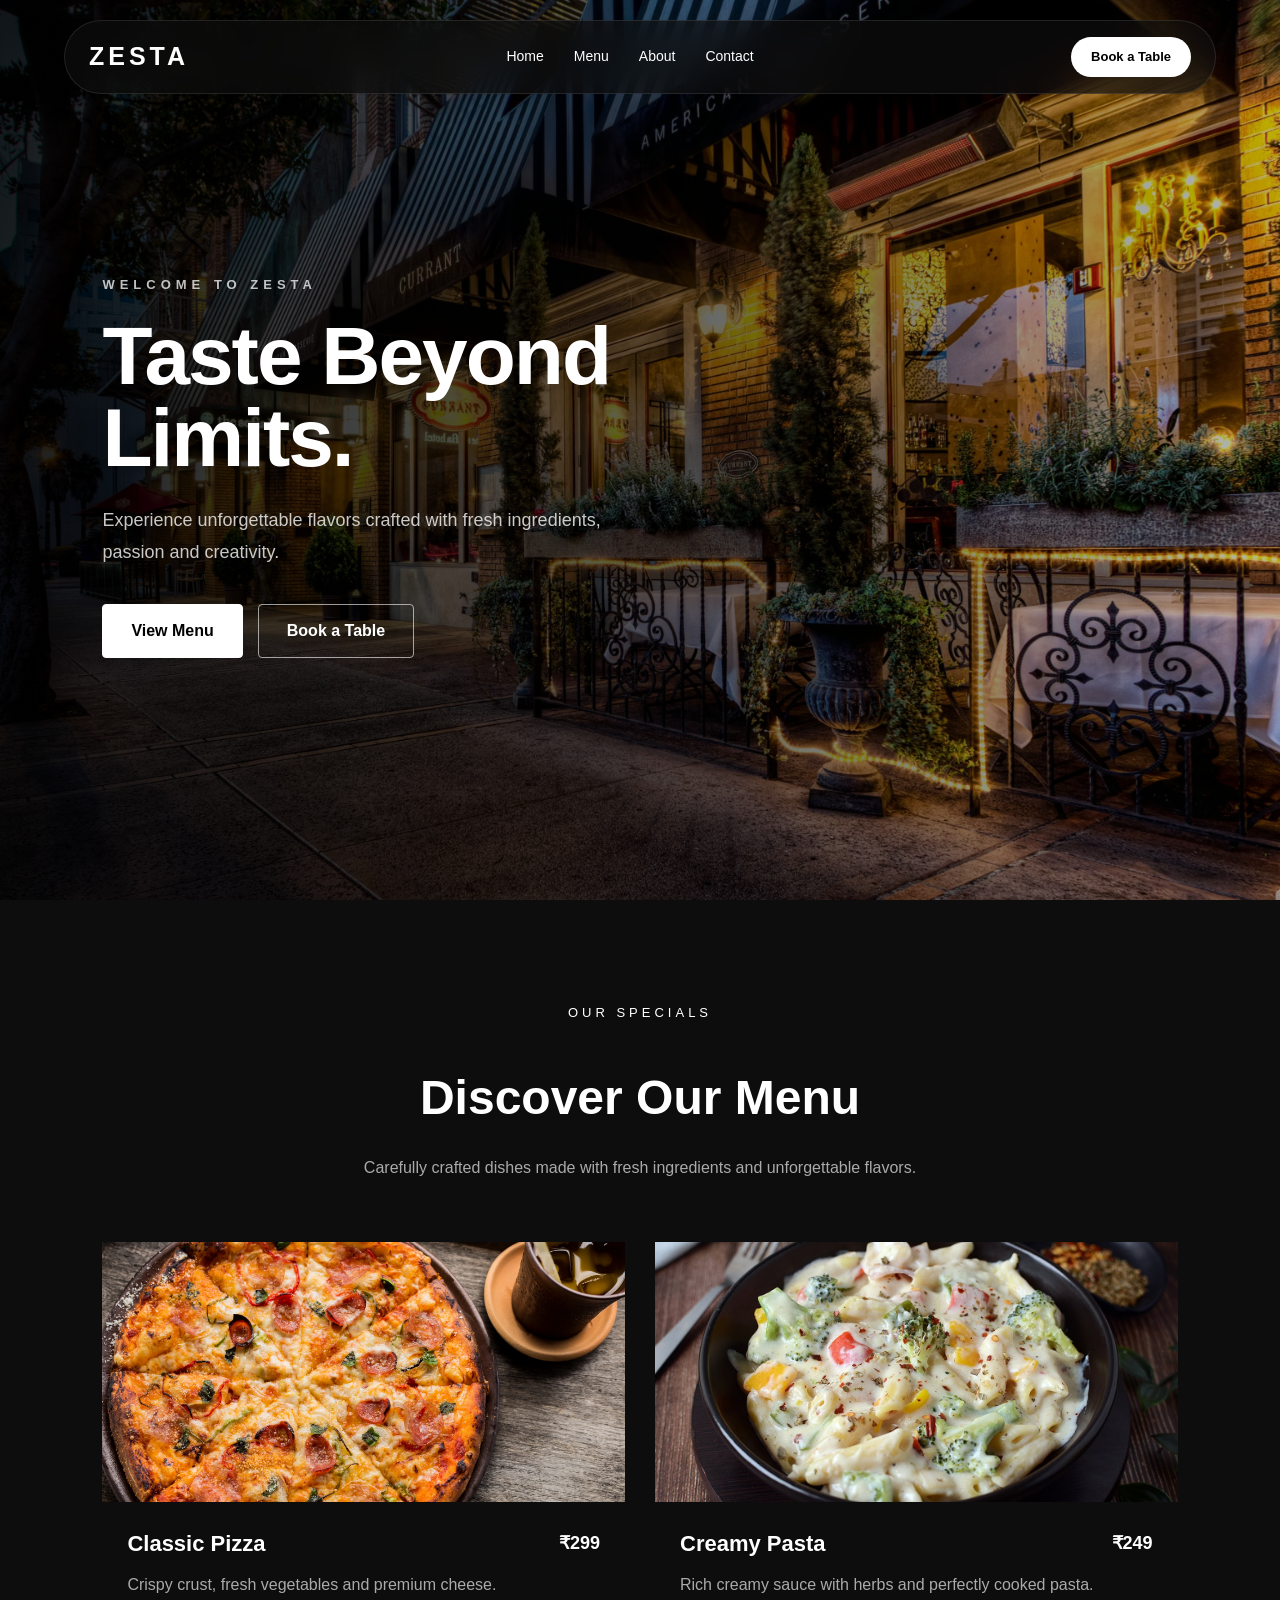
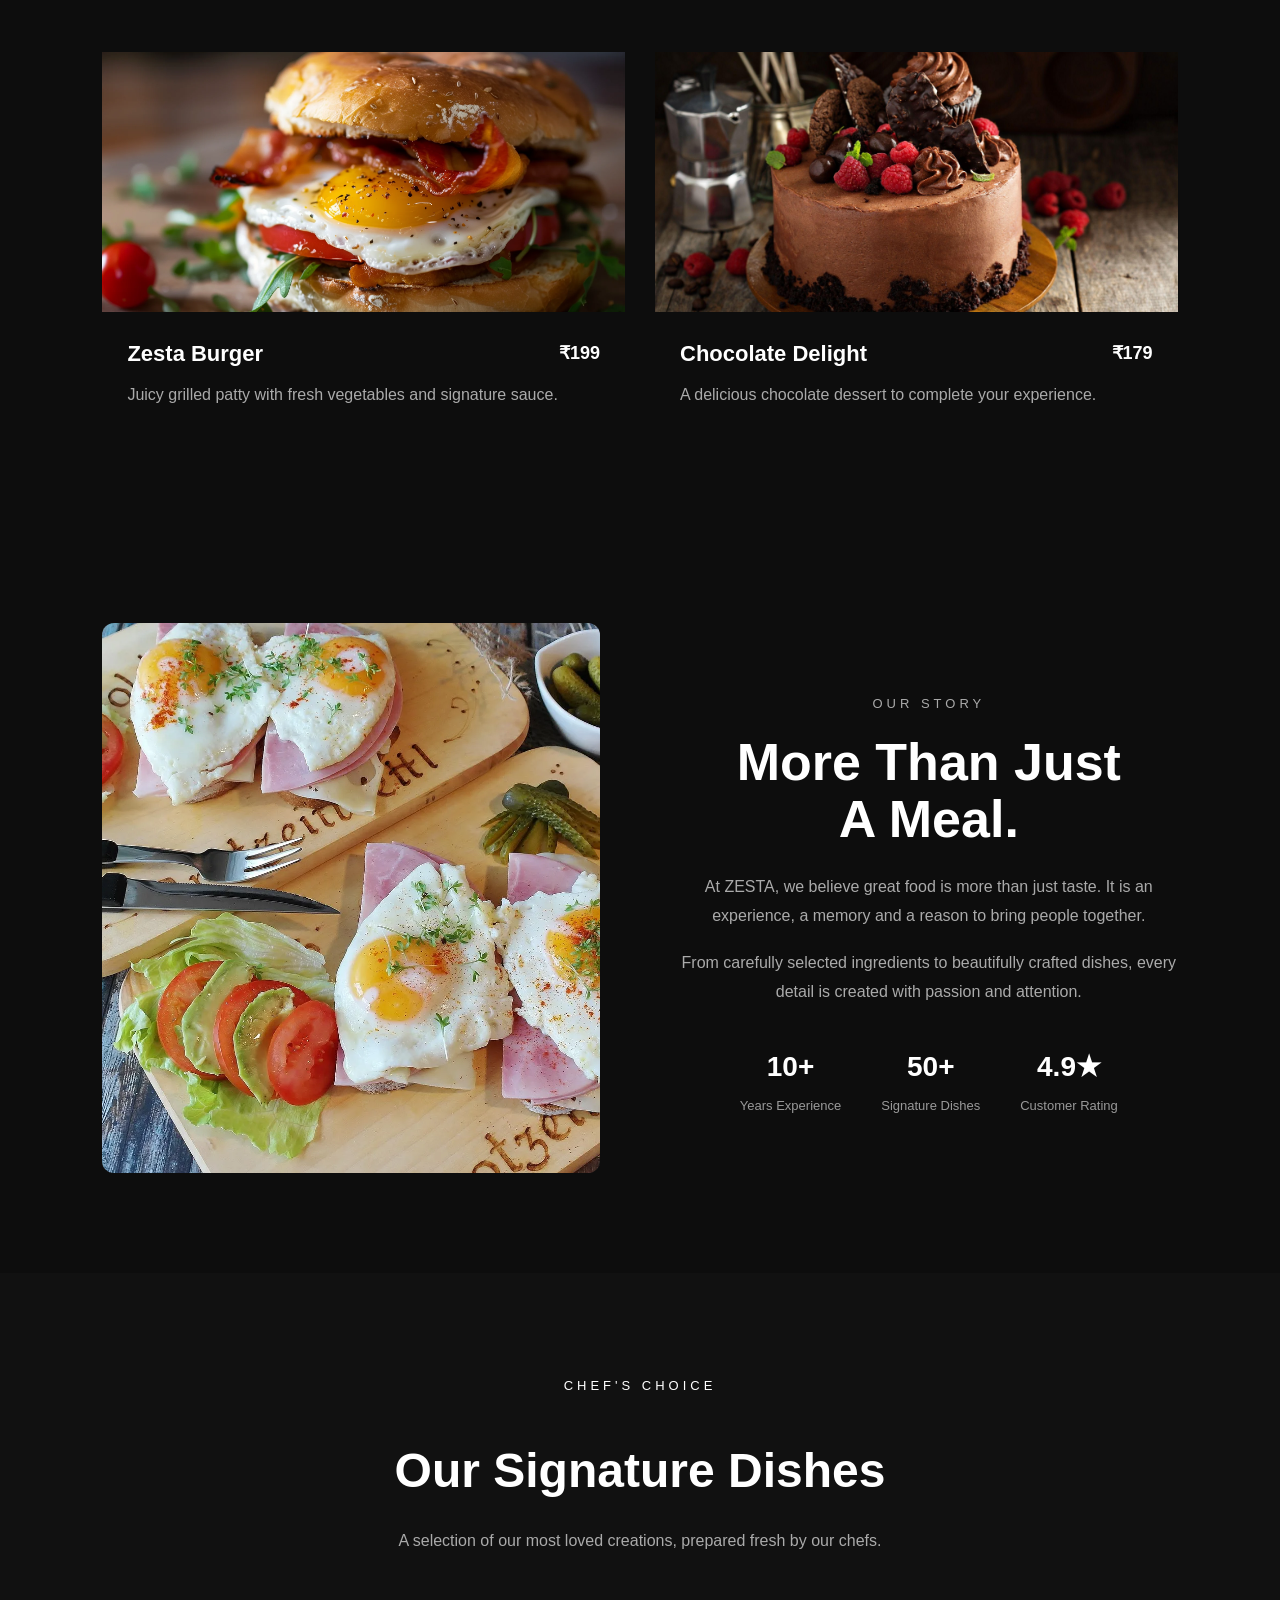
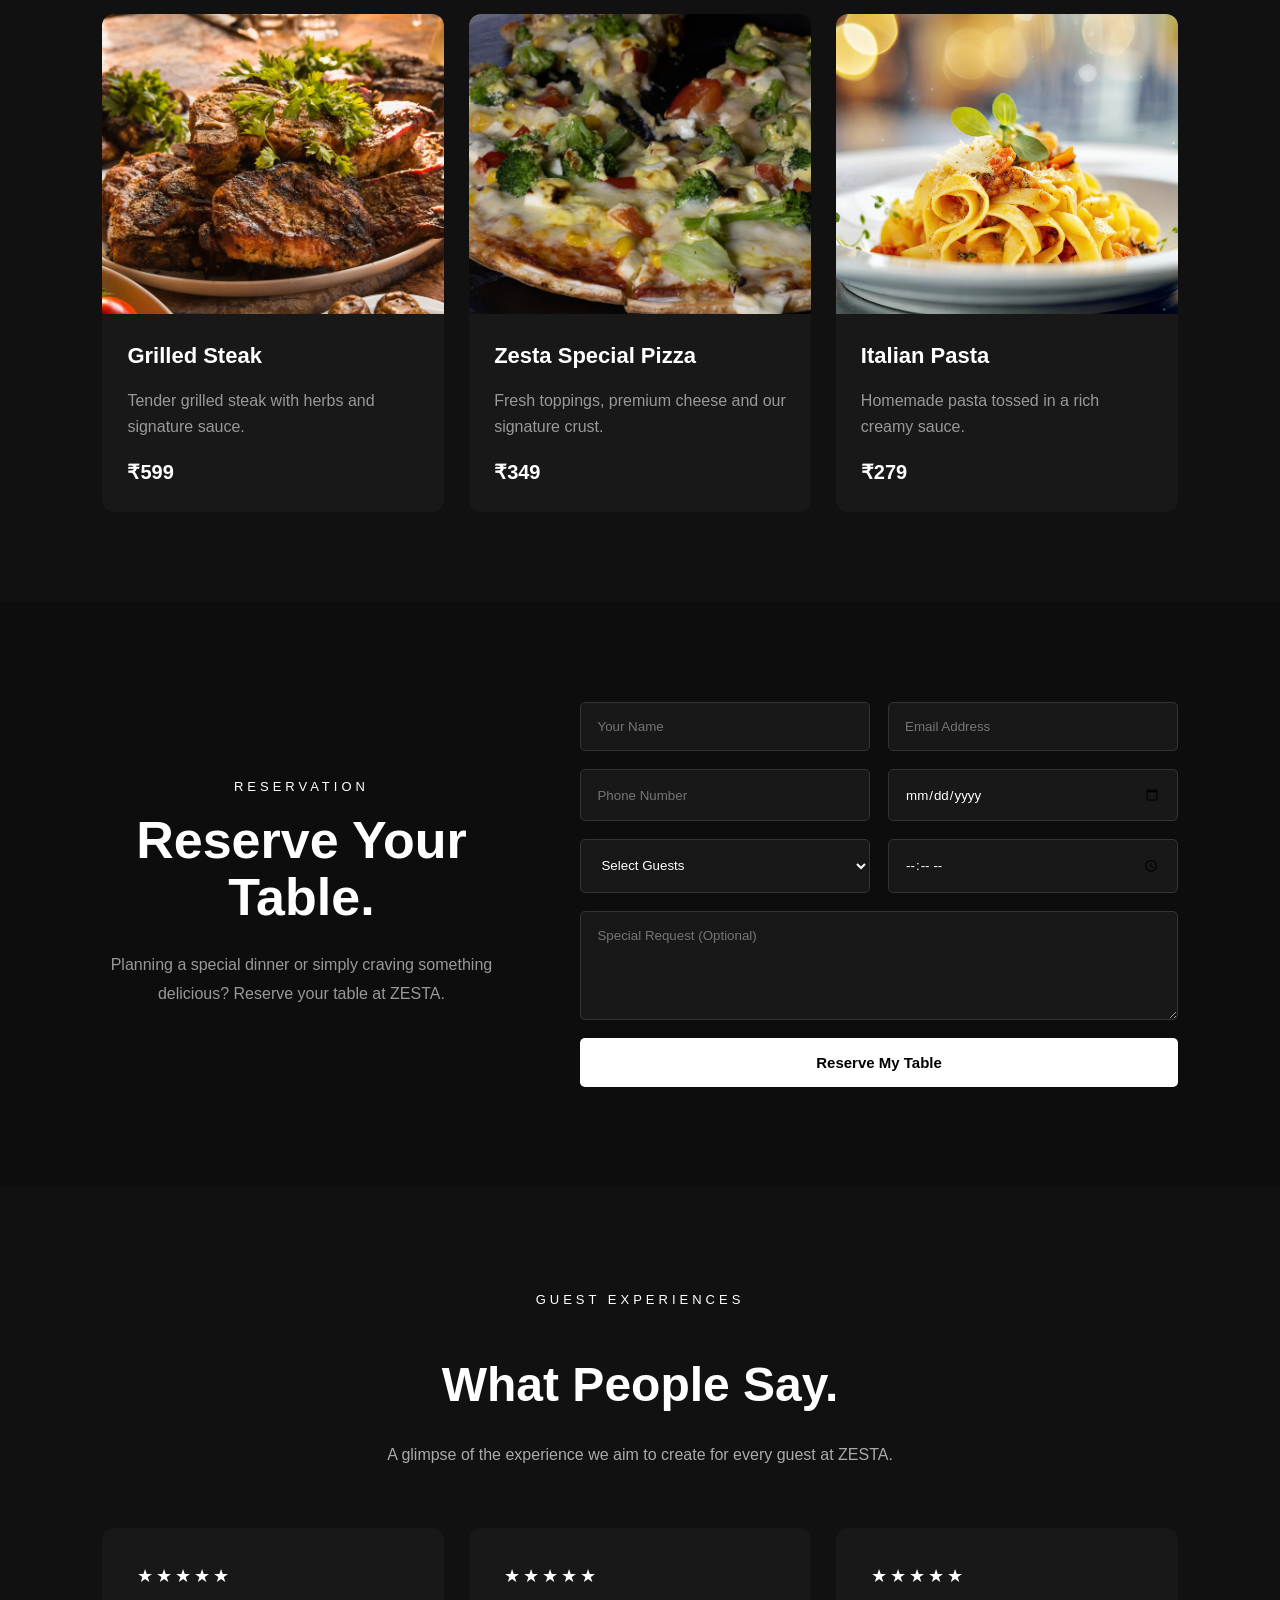
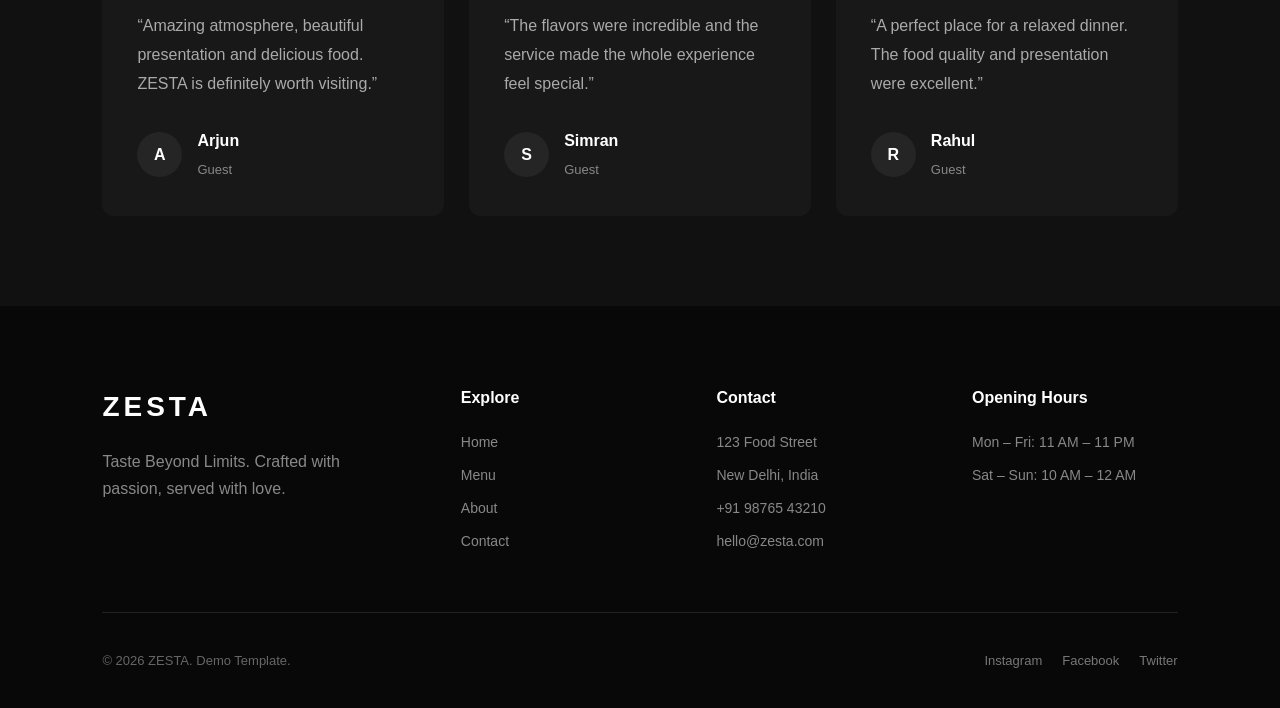
<file: index.html>
<!DOCTYPE html>
<html lang="en">

<head>
    <meta charset="UTF-8">
    <meta name="viewport" content="width=device-width, initial-scale=1.0">

    <title>ZESTA - Taste Beyond Limits</title>

    <meta name="description" content="ZESTA - Taste Beyond Limits. Experience unforgettable flavors, fresh ingredients and creative cuisine. Book your table today.">
<meta name="keywords" content="ZESTA restaurant, restaurant, food, dining, book a table">
<meta name="author" content="RBK WEB AI">

    <link rel="stylesheet" href="style.css">
    <script src="script.js" defer></script>
</head>








<body>
    

    
        <!-- =========================
     NAVBAR
========================= -->


<header class="navbar">

    <a href="#home" class="logo">ZESTA</a>

    <nav class="nav-links">
        <a href="#home">Home</a>
        <a href="#menu">Menu</a>
        <a href="#about">About</a>
        <a href="#contact">Contact</a>
    </nav>

    <a href="#contact" class="nav-btn">Book a Table</a>

    <button class="menu-toggle" id="menuToggle" aria-label="Open menu">
        ☰
    </button>

</header>

<div class="mobile-menu" id="mobileMenu">

    <button class="mobile-menu-close" id="menuClose">
        ×
    </button>

    <a href="#home">Home</a>
    <a href="#menu">Menu</a>
    <a href="#about">About</a>
    <a href="#contact">Contact</a>

    <a href="#contact" class="mobile-book-btn">
        Book a Table
    </a>

</div>








<!------
/* =========================
   HERO 
========================= */-->
<section class="hero" id="home">

    <img
        class="hero-bg"
        src="images/hero.webp"
        alt=""
        fetchpriority="high"
    >

    <div class="hero-overlay"></div>

    <div class="hero-content">

        <p class="hero-label">WELCOME TO ZESTA</p>

        <h1>
            Taste Beyond
            <span>Limits.</span>
        </h1>

        <p class="hero-text">
            Experience unforgettable flavors crafted with
            fresh ingredients, passion and creativity.
        </p>

        <div class="hero-buttons">

            <a href="#menu" class="btn primary-btn">
                View Menu
            </a>

            <a href="#contact" class="btn secondary-btn">
                Book a Table
            </a>

        </div>

    </div>

</section>




<!-- =========================
     MENU SECTION
========================= -->

<section class="menu-section" id="menu">

    <div class="section-heading">

        <p class="section-label">OUR SPECIALS</p>

        <h2>Discover Our <span>Menu</span></h2>

        <p>
            Carefully crafted dishes made with fresh ingredients
            and unforgettable flavors.
        </p>

    </div>


    <div class="menu-grid">

        <!-- MENU CARD 1 -->

        <div class="menu-card">

            <div class="menu-image">
                <img src="images/pizzza.webp" alt="Classic Pizza">
            </div>

            <div class="menu-info">

                <div class="menu-title">
                    <h3>Classic Pizza</h3>
                    <span>₹299</span>
                </div>

                <p>
                    Crispy crust, fresh vegetables and
                    premium cheese.
                </p>

            </div>

        </div>


        <!-- MENU CARD 2 -->

        <div class="menu-card">

            <div class="menu-image">
                <img src="images/crmy-pasta.jpg" alt="Creamy Pasta">
            </div>

            <div class="menu-info">

                <div class="menu-title">
                    <h3>Creamy Pasta</h3>
                    <span>₹249</span>
                </div>

                <p>
                    Rich creamy sauce with herbs and
                    perfectly cooked pasta.
                </p>

            </div>

        </div>


        <!-- MENU CARD 3 -->

        <div class="menu-card">

            <div class="menu-image">
                <img src="images/hm-burger.webp" alt="Zesta Burger">
            </div>

            <div class="menu-info">

                <div class="menu-title">
                    <h3>Zesta Burger</h3>
                    <span>₹199</span>
                </div>

                <p>
                    Juicy grilled patty with fresh vegetables
                    and signature sauce.
                </p>

            </div>

        </div>


        <!-- MENU CARD 4 -->

        <div class="menu-card">

            <div class="menu-image">
                <img src="images/choco cake.jpg" alt="Chocolate Dessert">
            </div>

            <div class="menu-info">

                <div class="menu-title">
                    <h3>Chocolate Delight</h3>
                    <span>₹179</span>
                </div>

                <p>
                    A delicious chocolate dessert to
                    complete your experience.
                </p>

            </div>

        </div>

    </div>

</section>

<!-- =========================
     ABOUT SECTION
========================= -->

<section class="about-section" id="about">

    <div class="about-image">

        <img src="images/about-food.webp" alt="Zesta Restaurant">

    </div>


    <div class="about-content">

        <p class="section-label">OUR STORY</p>

        <h2>
            More Than Just
            <span>A Meal.</span>
        </h2>

        <p>
            At ZESTA, we believe great food is more than
            just taste. It is an experience, a memory and
            a reason to bring people together.
        </p>

        <p>
            From carefully selected ingredients to beautifully
            crafted dishes, every detail is created with passion
            and attention.
        </p>

        <div class="about-features">

            <div class="feature">
                <strong>10+</strong>
                <span>Years Experience</span>
            </div>

            <div class="feature">
                <strong>50+</strong>
                <span>Signature Dishes</span>
            </div>

            <div class="feature">
                <strong>4.9★</strong>
                <span>Customer Rating</span>
            </div>

        </div>

    </div>

</section>

<!-- =========================
     FEATURED DISHES
========================= -->

<section class="featured-section">

    <div class="section-heading">

        <p class="section-label">CHEF'S CHOICE</p>

        <h2>Our <span>Signature</span> Dishes</h2>

        <p>
            A selection of our most loved creations,
            prepared fresh by our chefs.
        </p>

    </div>


    <div class="featured-grid">

        <div class="featured-card">

            <img src="images/grill.webp" alt="Grilled Steak">

            <div class="featured-info">

                <h3>Grilled Steak</h3>

                <p>
                    Tender grilled steak with herbs
                    and signature sauce.
                </p>

                <strong>₹599</strong>

            </div>

        </div>


        <div class="featured-card">

            <img src="images/pizza.webp" alt="Zesta Special Pizza">

            <div class="featured-info">

                <h3>Zesta Special Pizza</h3>

                <p>
                    Fresh toppings, premium cheese
                    and our signature crust.
                </p>

                <strong>₹349</strong>

            </div>

        </div>


        <div class="featured-card">

            <img src="images/italian-pasta.webp" alt="Italian Pasta">

            <div class="featured-info">

                <h3>Italian Pasta</h3>

                <p>
                    Homemade pasta tossed in
                    a rich creamy sauce.
                </p>

                <strong>₹279</strong>

            </div>

        </div>

    </div>

</section>

<!-- =========================
     BOOK A TABLE
========================= -->

<section class="booking-section" id="contact">

    <div class="booking-content">

        <p class="section-label">RESERVATION</p>

        <h2>
            Reserve Your
            <span>Table.</span>
        </h2>

        <p>
            Planning a special dinner or simply craving
            something delicious? Reserve your table at ZESTA.
        </p>

    </div>


    <form class="booking-form"  id="bookingForm" novalidate>

        <div class="form-row">

            <input
                type="text"
                placeholder="Your Name"
                required
            >

            <input
                type="email"
                id="email"
                placeholder="Email Address"
                required
            >

        </div>


        <div class="form-row">

            <input
                type="tel"
                id="phone"
                placeholder="Phone Number"
                maxlength="10"
                inputmode="numeric"
                pattern="[0-9]{10}"
                required    
            >

            
            <input
                type="date"
                id="bookingDate"
                min="2026-01-01"
                max="2036-12-31"
                required
             >
            

        </div>


        <div class="form-row">

            <select required>

                <option value="">
                    Select Guests
                </option>

                <option>1 Guest</option>
                <option>2 Guests</option>
                <option>3 Guests</option>
                <option>4 Guests</option>
                <option>5+ Guests</option>

            </select>


            <input
                type="time"
                required
            >

        </div>


        <textarea
            placeholder="Special Request (Optional)"
            rows="5"
        ></textarea>


        <button type="submit" class="booking-btn">
            Reserve My Table
        </button>

    </form>
    
    <p class="form-success" id="formSuccess">
    ✓ Your reservation request has been received.
</p>

</section>

<!-- =========================
     TESTIMONIALS
========================= -->

<section class="testimonials-section">

    <div class="section-heading">

        <p class="section-label">GUEST EXPERIENCES</p>

        <h2>What People <span>Say.</span></h2>

        <p>
            A glimpse of the experience we aim to create
            for every guest at ZESTA.
        </p>

    </div>


    <div class="testimonial-grid">

        <!-- REVIEW 1 -->

        <div class="testimonial-card">

            <div class="stars">
                ★★★★★
            </div>

            <p>
                “Amazing atmosphere, beautiful presentation
                and delicious food. ZESTA is definitely worth
                visiting.”
            </p>

            <div class="reviewer">
                <div class="reviewer-avatar">A</div>

                <div>
                    <h4>Arjun</h4>
                    <span>Guest</span>
                </div>
            </div>

        </div>


        <!-- REVIEW 2 -->

        <div class="testimonial-card">

            <div class="stars">
                ★★★★★
            </div>

            <p>
                “The flavors were incredible and the service
                made the whole experience feel special.”
            </p>

            <div class="reviewer">
                <div class="reviewer-avatar">S</div>

                <div>
                    <h4>Simran</h4>
                    <span>Guest</span>
                </div>
            </div>

        </div>


        <!-- REVIEW 3 -->

        <div class="testimonial-card">

            <div class="stars">
                ★★★★★
            </div>

            <p>
                “A perfect place for a relaxed dinner.
                The food quality and presentation were excellent.”
            </p>

            <div class="reviewer">
                <div class="reviewer-avatar">R</div>

                <div>
                    <h4>Rahul</h4>
                    <span>Guest</span>
                </div>
            </div>

        </div>

    </div>

</section>


<!-- =========================
     FOOTER
========================= -->

<footer class="footer">

    <div class="footer-grid">

        <!-- BRAND -->

        <div class="footer-brand">

            <a href="#home" class="footer-logo">
                ZESTA
            </a>

            <p>
                Taste Beyond Limits.
                Crafted with passion, served with love.
            </p>

        </div>


        <!-- QUICK LINKS -->

        <div class="footer-column">

            <h3>Explore</h3>

            <a href="#home">Home</a>
            <a href="#menu">Menu</a>
            <a href="#about">About</a>
            <a href="#contact">Contact</a>

        </div>


        <!-- CONTACT -->

        <div class="footer-column">

            <h3>Contact</h3>

            <p>123 Food Street</p>
            <p>New Delhi, India</p>
            <p>+91 98765 43210</p>
            <p>hello@zesta.com</p>

        </div>


        <!-- OPENING HOURS -->

        <div class="footer-column">

            <h3>Opening Hours</h3>

            <p>Mon – Fri: 11 AM – 11 PM</p>
            <p>Sat – Sun: 10 AM – 12 AM</p>

        </div>

    </div>


    <div class="footer-bottom">

        <p>
            © 2026 ZESTA. Demo Template.
        </p>

        <div class="social-links">

            <a href="#">Instagram</a>
            <a href="#">Facebook</a>
            <a href="#">Twitter</a>

        </div>

    </div>

</footer>



<button id="backToTop" class="back-to-top" aria-label="Back to top">↑</button>

    
</body>
</html>
</file>
<file: style.css>
:root {
      --bg-main: #0d0d0d;
    ...
    --container: 1200px;
    --bg-card: #181818;
    --bg-dark: #080808;

    --text-main: #ffffff;
    --text-muted: #999999;
    --border: #2a2a2a;

    --accent: #d4a373;


    --radius: 12px;

    --transition: 0.3s ease;

    
}

/* ############### REVEAL CSS ##############*/
.reveal {
    opacity: 0;
    transform: translateY(40px);
    transition:
        opacity 0.8s ease,
        transform 0.8s ease;
}

.reveal.active {
    opacity: 1;
    transform: translateY(0);
}




* {
    box-sizing: border-box;
}

html {
    scroll-behavior: smooth;
}

body {
    margin: 0;

    font-family:
        Arial,
        Helvetica,
        sans-serif;

    background: var(--bg-main);

    color: var(--text-main);

    line-height: 1.5;
}


.container {
    width: min(100% - 40px, var(--container));

    margin-inline: auto;
}

/* =========================
   ZESTA NAVBAR
========================= */




  .navbar {
    position: fixed;
    top: 20px;
    left: 50%;
    transform: translateX(-50%);

    width: min(90%, 1200px);

    padding: 16px 24px;

    display: flex;
    align-items: center;
    justify-content: space-between;

    background: rgba(15, 15, 15, 0.65);

    backdrop-filter: blur(15px);
    -webkit-backdrop-filter: blur(15px);

    border: 1px solid rgba(255, 255, 255, 0.1);

    border-radius: 50px;

    z-index: 1000;
}

    .logo {
    color: var(--text-main);

    text-decoration: none;

    font-size: 25px;
    font-weight: 700;

    letter-spacing: 4px;
}



.nav-links {
    display: flex;

    align-items: center;

    gap: 30px;
}

.nav-links a {
    position: relative;

    color: var(--text-main);

    text-decoration: none;

    font-size: 14px;

    transition: var(--transition);
}




.nav-links a::after {
    content: "";

    position: absolute;

    left: 0;
    bottom: -6px;

    width: 0;
    height: 1px;

    background: white;

    transition: 0.3s ease;
}

.nav-links a:hover::after {
    width: 100%;
}

.nav-btn {
    color: black;

    background: white;

    text-decoration: none;

    padding: 10px 20px;

    border-radius: 30px;

    font-size: 13px;

    font-weight: 600;

    transition: var(--transition);
}

.nav-btn:hover {
    transform: translateY(-2px);

    box-shadow: 0 8px 25px rgba(255, 255, 255, 0.15);
}









/* =========================
   ZESTA HERO
========================= */


.hero {
    min-height: 100vh;
    display: flex;
    align-items: center;
    padding: 120px 8% 100px;
    position: relative;
    overflow: hidden;
    background: #0d0d0d;
}

.hero-bg {
    position: absolute;
    inset: 0;

    width: 100%;
    height: 100%;

    object-fit: cover;
    object-position: center;

    display: block;

    z-index: 0;
}

.hero-overlay {
    position: absolute;
    inset: 0;

    background: linear-gradient(
        90deg,
        rgba(0, 0, 0, 0.88) 0%,
        rgba(0, 0, 0, 0.65) 45%,
        rgba(0, 0, 0, 0.25) 100%
    );

    z-index: 1;
}

.hero-content {
    position: relative;
    z-index: 2;

    animation: heroReveal 1s ease forwards;
}








  
    .hero-label {
    font-size: 13px;

    letter-spacing: 5px;

    font-weight: 600;

    margin-bottom: 20px;

    color: rgba(255, 255, 255, 0.75);



      animation: heroReveal 0.8s ease forwards;
}
  

    
    .hero h1 {
    font-size: clamp(48px, 7vw, 82px);

    line-height: 1;

    margin: 0 0 25px;

    font-weight: 700;

    letter-spacing: -2px;


     animation: heroReveal 1s ease 0.15s forwards;
    opacity: 0;
}



.hero h1 span {
    display: block;
}


    
    .hero-text {
    max-width: 560px;

    color: rgba(255, 255, 255, 0.78);

    font-size: 18px;

    line-height: 1.8;

    margin-bottom: 35px;

     animation: heroReveal 1s ease 0.3s forwards;
    opacity: 0;
}


.hero-buttons {
    display: flex;

    gap: 15px;

    align-items: center;


        animation: heroReveal 1s ease 0.45s forwards;
    opacity: 0;
}
.btn {
    display: inline-block;
    padding: 14px 28px;
    text-decoration: none;
    border-radius: 4px;
    font-weight: 600;
    transition: var(--transition);
}

.primary-btn {
    background: white;

    color: black;

    border: 1px solid white;
}

.secondary-btn {
    background: transparent;

    color: white;

    border: 1px solid rgba(255, 255, 255, 0.6);
}

.primary-btn:hover {
    transform: translateY(-3px);

    box-shadow:
        0 12px 30px rgba(0, 0, 0, 0.3);
}

.secondary-btn:hover {
    background: white;

    color: black;

    transform: translateY(-3px);
}
.featured-card img {
    height: 250px;
}



 :root {
        --container: 100%;
    }

    body {
        overflow-x: hidden;
   
    }

















    /*menu sections*/


    .menu-section {
        padding: 80px 6%;
    }   

    .section-heading h2 {
    font-size: 38px;    
    }

    .menu-grid {
    grid-template-columns: 1fr;
    }

    .menu-image {
    height: 230px;
    }
      
    
    
    .about-section {
    grid-template-columns: 1fr;
    gap: 50px;
}

    .about-image {
    height: 400px;
    }

    .about-content {
    text-align: center;
    }

    .about-content h2 {
    font-size: 40px;
    }

    .about-features {
    justify-content: center;
    gap: 25px;
    }
                    
    
    /* booking section*/

    .booking-section {
    grid-template-columns: 1fr;
    gap: 50px;
    }

    .booking-content {
    text-align: center;
    }

    .booking-content h2 {
    font-size: 40px;
    }

    .form-row {
    grid-template-columns: 1fr;
    }
    

  /* booking section*/

        .testimonial-grid {
    grid-template-columns: 1fr;
    }

    .testimonial-card {
    padding: 28px;
    }







/* =========================
   FOOTER SECTION
========================= */


@media (max-width: 768px) {

    .footer-grid {
        grid-template-columns: 1fr;

        gap: 40px;
    }

    .footer-bottom {
        flex-direction: column;

        gap: 20px;

        text-align: center;
    }

    .footer {
        padding: 70px 6% 25px;
    }

}


/* =========================
   MENU SECTION
========================= */


  /*######  UI PERIMUM CHENGE #####*/

  .menu-card,
.featured-card,
.testimonial-card {
    transition:
        transform 0.35s ease,
        box-shadow 0.35s ease;
}

.menu-card:hover,
.featured-card:hover,
.testimonial-card:hover {
    transform: translateY(-8px);
    box-shadow: 0 20px 45px rgba(0, 0, 0, 0.28);
}




.menu-section {
    background: var(--bg-main);
    color: var(--text-main);
      padding: 90px 8%;
}

.section-heading {
    text-align: center;
    max-width: 650px;
    margin: 0 auto 60px;
}

.section-label {
    font-size: 13px;
    letter-spacing: 4px;
    margin-bottom: 15px;
}

.section-heading h2 {
    font-size: 48px;
    margin-bottom: 20px;
}

.section-heading h2 span {
    display: inline-block;
}

.section-heading > p:last-child {
    color: #aaa;
    line-height: 1.7;
}


/* MENU GRID */

.menu-grid {
    display: grid;

    grid-template-columns: repeat(2, 1fr);

    gap: 30px;
}


/* MENU CARD */

.menu-card {
    transition: 
        transform 0.35s ease,
        box-shadow 0.35s ease;
}

.menu-card:hover {
    transform: translateY(-8px);
    box-shadow: 0 20px 40px rgba(0,0,0,0.25);
}

/* IMAGE */

.menu-image {
    height: 260px;
    overflow: hidden;
}

.menu-image img {
    width: 100%;
    height: 100%;

    object-fit: cover;

    transition: 0.4s ease;
}

/* NEW UPDATE */

.menu-image img,
.featured-card img,
.about-image img {
    width: 100%;
    height: 100%;
    object-fit: cover;
    object-position: center;
}






.menu-card:hover img {
    transform: scale(1.05);
}


/* CONTENT */

.menu-info {
    padding: 25px;
}

.menu-title {
    display: flex;
    justify-content: space-between;
    align-items: center;

    margin-bottom: 12px;
}

.menu-title h3 {
    font-size: 22px;
    margin: 0;
}

.menu-title span {
    font-size: 18px;
    font-weight: 600;
}

.menu-info > p {
    color: #aaa;
    line-height: 1.6;
    margin: 0;
}





/* =========================
   ABOUT SECTION
========================= */

.about-section {
    padding: 100px 8%;

    display: grid;
    grid-template-columns: 1fr 1fr;

    gap: 80px;

    align-items: center;

    background: #0d0d0d;
    color: white;
}

.about-image {
    height: 550px;
    overflow: hidden;
    border-radius: 12px;
}

.about-image img {
    width: 100%;
    height: 100%;

    object-fit: cover;

    transition: 0.5s ease;
}

.about-image:hover img {
    transform: scale(1.05);
}

.about-content {
    max-width: 600px;
}

.about-content h2 {
    font-size: 52px;
    line-height: 1.1;

    margin: 15px 0 25px;
}

.about-content h2 span {
    display: block;
}

.about-content > p {
    color: #aaa;
    line-height: 1.8;

    margin-bottom: 18px;
}


/* FEATURES */

.about-features {
    display: flex;

    gap: 40px;

    margin-top: 40px;
}

.feature {
    display: flex;
    flex-direction: column;

    gap: 8px;
}

.feature strong {
    font-size: 28px;
}

.feature span {
    font-size: 13px;
    color: #999;
}

/* =========================
   FEATURED SECTION
========================= */

.featured-section {
    padding: 90px 8%;

    background: #111;
    color: white;
}

.featured-grid {
    display: grid;

    grid-template-columns: repeat(3, 1fr);

    gap: 25px;
}

.featured-card {
    background: #181818;

    border-radius: 12px;

    overflow: hidden;

    transition: 0.3s ease;
}

.featured-card:hover {
    transform: translateY(-8px);
}

.featured-card img {
    width: 100%;
    height: 300px;

    object-fit: cover;

    display: block;

    transition: 0.4s ease;
}

.featured-card:hover img {
    transform: scale(1.05);
}

.featured-info {
    padding: 25px;
}

.featured-info h3 {
    font-size: 22px;

    margin: 0 0 12px;
}

.featured-info p {
    color: #999;

    line-height: 1.6;

    margin-bottom: 18px;
}

.featured-info strong {
    font-size: 20px;
}



/* =========================
   BOOKING SECTION
========================= */

.booking-section {
    padding: 100px 8%;

    background: #0d0d0d;
    color: white;

    display: grid;
    grid-template-columns: 0.8fr 1.2fr;

    gap: 80px;

    align-items: center;
}

.booking-content {
    max-width: 500px;
}

.booking-content h2 {
    font-size: 52px;
    line-height: 1.1;

    margin: 15px 0 25px;
}

.booking-content h2 span {
    display: block;
}

.booking-content > p:last-child {
    color: #999;
    line-height: 1.8;
}


/* FORM */

.booking-form {
    display: flex;
    flex-direction: column;
    gap: 18px;
}

.form-row {
    display: grid;
    grid-template-columns: 1fr 1fr;
    gap: 18px;
}

.booking-form input,
.booking-form select,
.booking-form textarea {
    width: 100%;

    padding: 16px;

    background: #181818;
    color: white;

    border: 1px solid #333;

    border-radius: 5px;

    outline: none;

    font-family: inherit;

    box-sizing: border-box;
}

.booking-form input:focus,
.booking-form select:focus,
.booking-form textarea:focus {
    border-color: white;
}

.booking-form textarea {
    resize: vertical;
}

.booking-btn {
    padding: 16px;

    border: none;
    border-radius: 5px;

    background: white;
    color: black;

    font-size: 15px;
    font-weight: 600;

    cursor: pointer;

    transition: 0.3s ease;
}

.booking-btn:hover {
    transform: translateY(-3px);
}




.form-success {
    display: none;
    margin-top: 15px;
    padding: 14px;
    border: 1px solid #333;
    border-radius: 6px;
    text-align: center;
    font-size: 14px;
}







/* =========================
   TESTIMONIALS
========================= */

.testimonials-section {
    padding: 90px 8%;

    background: #111;
    color: white;
}

.testimonial-grid {
    display: grid;

    grid-template-columns: repeat(3, 1fr);

    gap: 25px;
}

.testimonial-card {
    background: #181818;

    padding: 35px;

    border-radius: 12px;

    transition: 0.3s ease;
}

.testimonial-card:hover {
    transform: translateY(-6px);
}

.stars {
    font-size: 18px;

    letter-spacing: 3px;

    margin-bottom: 22px;
}

.testimonial-card > p {
    color: #aaa;

    line-height: 1.8;

    margin-bottom: 30px;
}

.reviewer {
    display: flex;

    align-items: center;

    gap: 15px;
}

.reviewer-avatar {
    width: 45px;
    height: 45px;

    display: flex;

    align-items: center;
    justify-content: center;

    border-radius: 50%;

    background: #252525;

    font-weight: 600;
}

.reviewer h4 {
    margin: 0 0 4px;
}

.reviewer span {
    color: #888;

    font-size: 13px;
}

/* =========================
   FOOTER
========================= */

.footer {
    padding: 80px 8% 25px;

    background: #080808;
    color: white;
}

.footer-grid {
    display: grid;

    grid-template-columns:
        1.5fr
        1fr
        1fr
        1fr;

    gap: 50px;

    padding-bottom: 60px;
}

.footer-logo {
    color: white;
    text-decoration: none;

    font-size: 28px;
    font-weight: 700;

    letter-spacing: 4px;
}

.footer-brand p {
    max-width: 300px;

    color: #888;

    line-height: 1.7;

    margin-top: 20px;
}

.footer-column {
    display: flex;
    flex-direction: column;

    gap: 12px;
}

.footer-column h3 {
    font-size: 16px;

    margin: 0 0 10px;
}

.footer-column a,
.footer-column p {
    color: #888;

    text-decoration: none;

    font-size: 14px;

    margin: 0;

    transition: 0.3s ease;
}

.footer-column a:hover {
    color: white;
}


/* BOTTOM */

.footer-bottom {
    border-top: 1px solid #222;

    padding-top: 25px;

    display: flex;

    align-items: center;

    justify-content: space-between;
}

.footer-bottom p {
    color: #666;

    font-size: 13px;
}

.social-links {
    display: flex;

    gap: 20px;
}

.social-links a {
    color: #777;

    text-decoration: none;

    font-size: 13px;
}

.social-links a:hover {
    color: white;
}




.back-to-top {
    position: fixed;
    right: 25px;
    bottom: 25px;
    width: 50px;
    height: 50px;

    display: none;
    align-items: center;
    justify-content: center;

    background: #181818;
    color: white;
    border: 1px solid #444;
    border-radius: 50%;

    font-size: 24px;
    cursor: pointer;
    z-index: 9999;
}

.back-to-top:hover {
    background: white;
    color: black;
}














.hero-content {
    animation: heroReveal 1s ease forwards;
}

@keyframes heroReveal {
    from {
        opacity: 0;
        transform: translateY(30px);
    }

    to {
        opacity: 1;
        transform: translateY(0);
    }
}
.btn {
    transition: all 0.3s ease;
}

.btn:hover {
    transform: translateY(-3px);
}







/* =========================
   MOBILE SIDE MENU
========================= */

.menu-toggle {
    display: none;
    border: none;
    background: transparent;
    color: white;
    font-size: 25px;
    cursor: pointer;
}

.mobile-menu {
    position: fixed;
    top: 0;
    right: -100%;
    width: 280px;
    height: 100vh;

    background: rgba(15, 15, 15, 0.97);
    backdrop-filter: blur(20px);
    -webkit-backdrop-filter: blur(20px);

    border-left: 1px solid #333;

    display: flex;
    flex-direction: column;
    align-items: flex-start;

    padding: 100px 35px 35px;
    gap: 25px;

    z-index: 2000;

    transition: right 0.35s ease;
}

.mobile-menu.active {
    right: 0;
}

.mobile-menu a {
    color: white;
    text-decoration: none;
    font-size: 18px;
    transition: 0.3s ease;
}

.mobile-menu a:hover {
    transform: translateX(5px);
}

.mobile-menu-close {
    position: absolute;
    top: 25px;
    right: 25px;

    border: none;
    background: transparent;
    color: white;

    font-size: 32px;
    cursor: pointer;
}

.mobile-book-btn {
    margin-top: 10px;
    padding: 12px 20px;
    background: white;
    color: black !important;
    border-radius: 25px;
    font-size: 14px !important;
}

/* MOBILE */

@media (max-width: 768px) {

    .nav-links {
        display: none;
    }

    .navbar .nav-btn {
        display: none;
    }

    .menu-toggle {
        display: block;
    }

}













/*###########
############# MOBILE RESPONSIVE ############### */

/* =========================
   MOBILE RESPONSIVE
========================= */

@media (max-width: 768px) {

    body {
        overflow-x: hidden;
    }

    /* NAVBAR */

    .navbar {
        width: 92%;
        top: 12px;
        padding: 13px 16px;
    }

    .nav-links {
        display: none;
    }

    .logo {
        font-size: 21px;
    }

    .nav-btn {
        padding: 9px 15px;
        font-size: 12px;
    }


    /* HERO */



   .hero {
    width: 100%;
    min-height: 100vh;
    padding: 120px 6% 80px;
    text-align: center;
    justify-content: center;
    background: none;
}
    

    .hero-content {
        width: 100%;
        max-width: 100%;
    }

    .hero h1 {
        font-size: clamp(45px, 13vw, 65px);
        line-height: 1;
    }

    .hero-text {
        max-width: 100%;
        font-size: 16px;
    }

    .hero-buttons {
        flex-direction: column;
        justify-content: center;
        align-items: center;
    }

    .hero-buttons .btn {
        width: 210px;
    }


    /* MENU */

    .menu-section {
        padding: 80px 6%;
    }

    .menu-grid {
        grid-template-columns: 1fr;
    }

    .menu-image {
        height: 230px;
    }


    /* ABOUT */

    .about-section {
        grid-template-columns: 1fr;
        gap: 50px;
        padding: 80px 6%;
    }

    .about-image {
        height: 400px;
    }

    .about-content {
        text-align: center;
    }

    .about-content h2 {
        font-size: 40px;
    }

    .about-features {
        justify-content: center;
        gap: 25px;
    }


    /* FEATURED */

    .featured-section {
        padding: 80px 6%;
    }

    .featured-grid {
        grid-template-columns: 1fr;
    }

    .featured-card img {
        height: 250px;
    }


    /* BOOKING */

    .booking-section {
        grid-template-columns: 1fr;
        gap: 50px;
        padding: 80px 6%;
    }

    .booking-content {
        text-align: center;
    }

    .booking-content h2 {
        font-size: 40px;
    }

    .form-row {
        grid-template-columns: 1fr;
    }


    /* TESTIMONIALS */

    .testimonials-section {
        padding: 80px 6%;
    }

    .testimonial-grid {
        grid-template-columns: 1fr;
    }


    /* FOOTER */

    .footer {
        padding: 70px 6% 25px;
    }

    .footer-grid {
        grid-template-columns: 1fr;
        gap: 40px;
    }

    .footer-bottom {
        flex-direction: column;
        gap: 20px;
        text-align: center;
    }

}



@keyframes heroReveal {
    from {
        opacity: 0;
        transform: translateY(30px);
    }

    to {
        opacity: 1;
        transform: translateY(0);
    }
}













@media (max-width: 768px) {  

    
    body {
        overflow-x: hidden;
    }


    .hero {
    padding: 120px 6% 80px;

    text-align: center;

    justify-content: center;

    background-position: 60% center;
}

    .hero-content {
    max-width: 100%;
    }

    .hero h1 {
    font-size: clamp(45px, 13vw, 65px); 
    }

    .hero-text {
    font-size: 16px;
    }

    .hero-buttons {
    justify-content: center;

    flex-direction: column;
    }

    .hero-buttons .btn {
    width: 210px;
    }
}






@media (max-width: 768px) {

    .navbar {
        top: 12px;

        width: 92%;

        padding: 13px 16px;
    }

    .logo {
        font-size: 21px;
    }

    .nav-links {
        display: none;
    }

    .nav-btn {
        padding: 9px 15px;

        font-size: 12px;
    }

}
</file>
